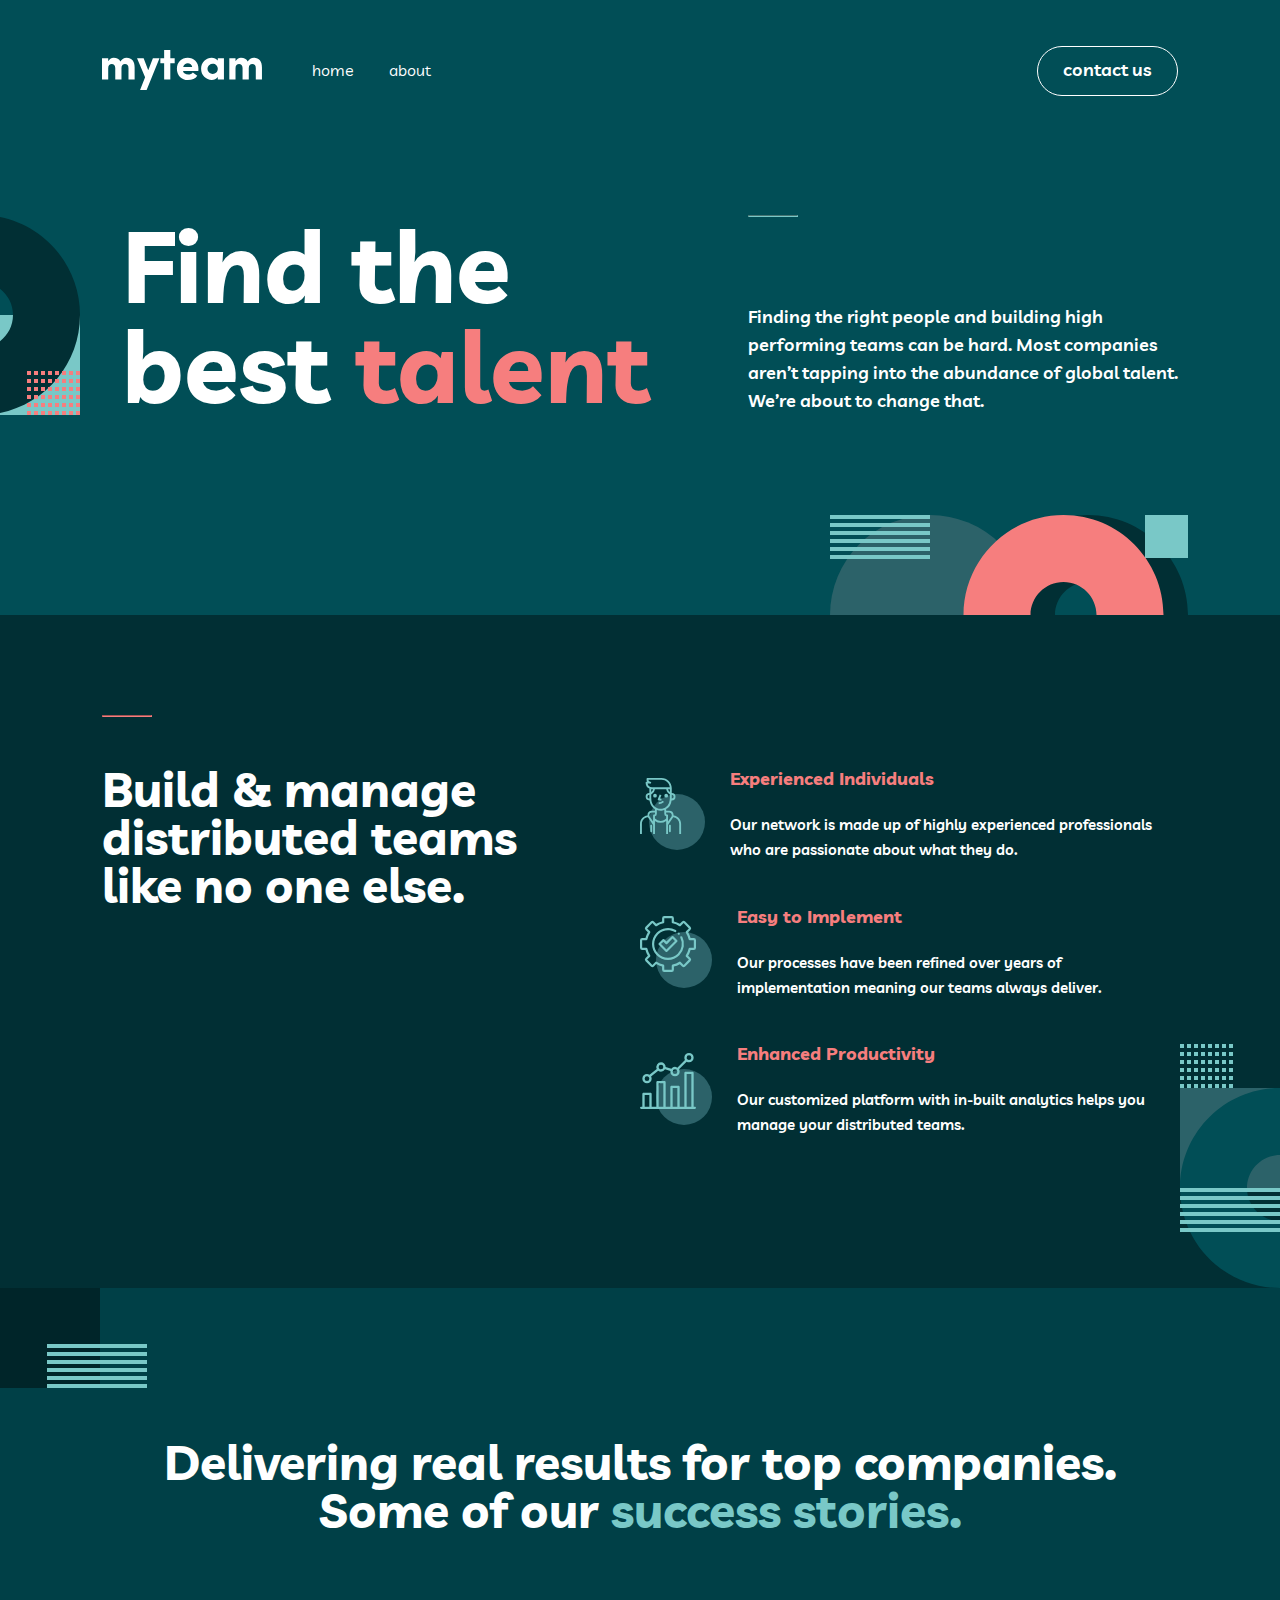
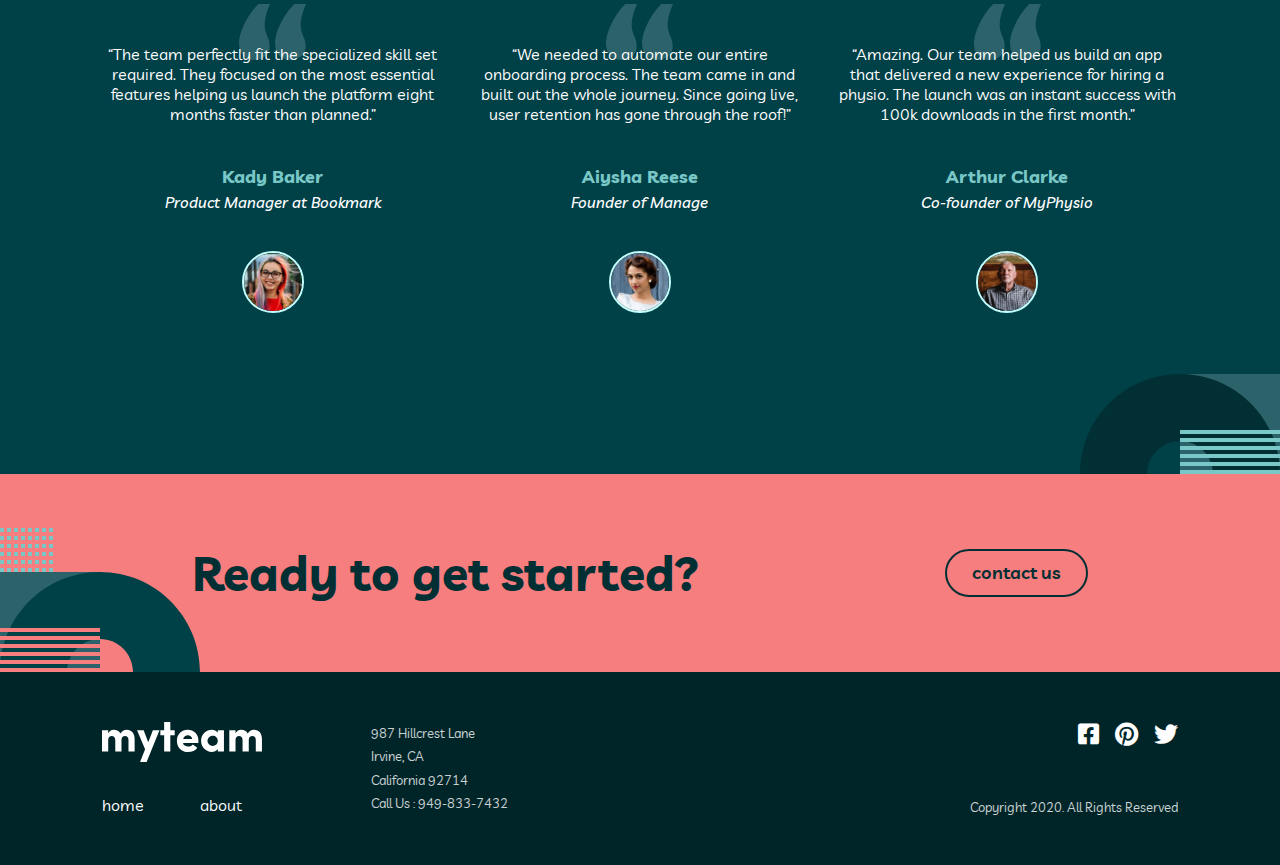
<file: index.html>
<!DOCTYPE html>
<html lang="en">
<head>
  <meta charset="UTF-8">
  <meta name="viewport" content="width=device-width, initial-scale=1.0">
  <link rel="stylesheet" href="https://cdnjs.cloudflare.com/ajax/libs/font-awesome/5.12.1/css/all.min.css">
  <link rel="icon" type="image/png" sizes="32x32" href="./images/favicon-32x32.png">
  <link rel="stylesheet" href="styles/main.css">
  <title>Frontend Mentor | Myteam Website Challenge - Homepage</title>
</head>

<body>
  <div class="overlay"></div>
  <nav class="navbar">
    <img src="/images/logo.svg" class="logo" alt="Company logo">
    <ul class="navbar__links">
      <li>
        <a href="index.html">home</a>
      </li>
      <li>
        <a href="about.html">about</a>
      </li>
      <li>
        <a href="contact.html">contact us</a>
      </li>
    </ul>
    <a href="#" class="navbar__mobile">
      <img src="/images/icon-hamburger.svg" class="hamburger" alt="Hamburger icon">
      <img src="/images/icon-close.svg" class="close" alt="X shape">
    </a>
  </nav>

  <div class="header">
    <h1>Find the best <span>talent</span></h1>
    <div class="intro__text">
      <hr>
      <h4> Finding the right people and building high performing teams can be hard. Most companies aren’t tapping into the abundance of global talent. We’re about to change that.
      </h4>
    </div>
  </div>

  <div class="build__manage">
    <hr>
    <h2>Build & manage distributed teams like no one else.</h2>
    <div class="attributes">
      <div class="attribute">
        <img src="/images/icon-person.svg" alt="Person illustration">
        <div>
          <h3>Experienced Individuals</h3>
          <br>
          <p>Our network is made up of highly experienced professionals who are passionate about what they do.</p>
        </div>
      </div>
      <div class="attribute">
        <img src="/images/icon-cog.svg" alt="Cog illustration">
        <div>
          <h3>Easy to Implement</h3>
          <br>
          <p>Our processes have been refined over years of implementation meaning our teams always deliver.</p>
        </div>
      </div>
      <div class="attribute">
        <img src="/images/icon-chart.svg" alt="Graph illustration">
        <div>
          <h3>Enhanced Productivity</h3>
          <br>
          <p>Our customized platform with in-built analytics helps you manage your distributed teams.</p>
        </div>  
      </div>
    </div>
  </div>

  <div class="testimonial__section">
    <h2>Delivering real results for top companies. Some of our <span>success stories.</span></h2>
    <div class="testimonials">
      <div class="testimonial">
        <img src="/images/icon-quotes.svg" class="quotation" alt="Opening quotation mark">
        <p>“The team perfectly fit the specialized skill set required. They focused on the most essential features helping us launch the platform eight months faster than planned.”</p>
        <h3>Kady Baker</h3>
        <small>Product Manager at Bookmark</small>
        <img src="/images/avatar-kady.jpg" class="stock-pic" alt="Woman stock photo">
      </div>
      <div class="testimonial">
        <img src="/images/icon-quotes.svg" class="quotation" alt="Opening quotation mark">
        <p>“We needed to automate our entire onboarding process. The team came in and built out the whole journey. Since going live, user retention has gone through the roof!”</p>
        <h3>Aiysha Reese</h3>
        <small>Founder of Manage</small>
        <img src="/images/avatar-aiysha.jpg" class="stock-pic" alt="Woman stock photo">
      </div>
      <div class="testimonial">
        <img src="/images/icon-quotes.svg" class="quotation" alt="Opening quotation mark">
        <p>“Amazing. Our team helped us build an app that delivered a new experience for hiring a physio. The launch was an instant success with 100k downloads in the first month.”</p>
        <h3>Arthur Clarke</h3>
        <small>Co-founder of MyPhysio</small>
        <img src="/images/avatar-arthur.jpg" class="stock-pic" alt="Man stock photo">
      </div>
    </div>
  </div>

  <div class="cta">
    <h2>Ready to get started?</h2>
    <form action="contact.html">
      <button type="submit" class="btn">contact us</button>
    </form>    
  </div>

  <footer class="footer">
    <img src="/images/logo.svg" class="logo" alt="Company logo">
    <ul class="footer__links">
      <li>
        <a href="index.html">home</a>
      </li>
      <li>
        <a href="about.html">about</a>
      </li>
    </ul>
    <small>
      987 Hillcrest Lane <br>
      Irvine, CA <br>
      California 92714 <br>
      Call Us : 949-833-7432
    </small>
    <div class="social__links">
      <a href="#" aria-label="Follow us on Facebook">
        <i class="fab fa-facebook-square"></i>
      </a>
      <a href="#" aria-label="View us on Pinterest">
        <i class="fab fa-pinterest"></i>
      </a>
      <a href="#" aria-label="Follow us on Twitter">
        <i class="fab fa-twitter"></i>
      </a>
    </div>
    <small class="copyright">Copyright 2020. All Rights Reserved</small>
  </footer>

  <script src="script.js"></script>
</body>
</html>
</file>
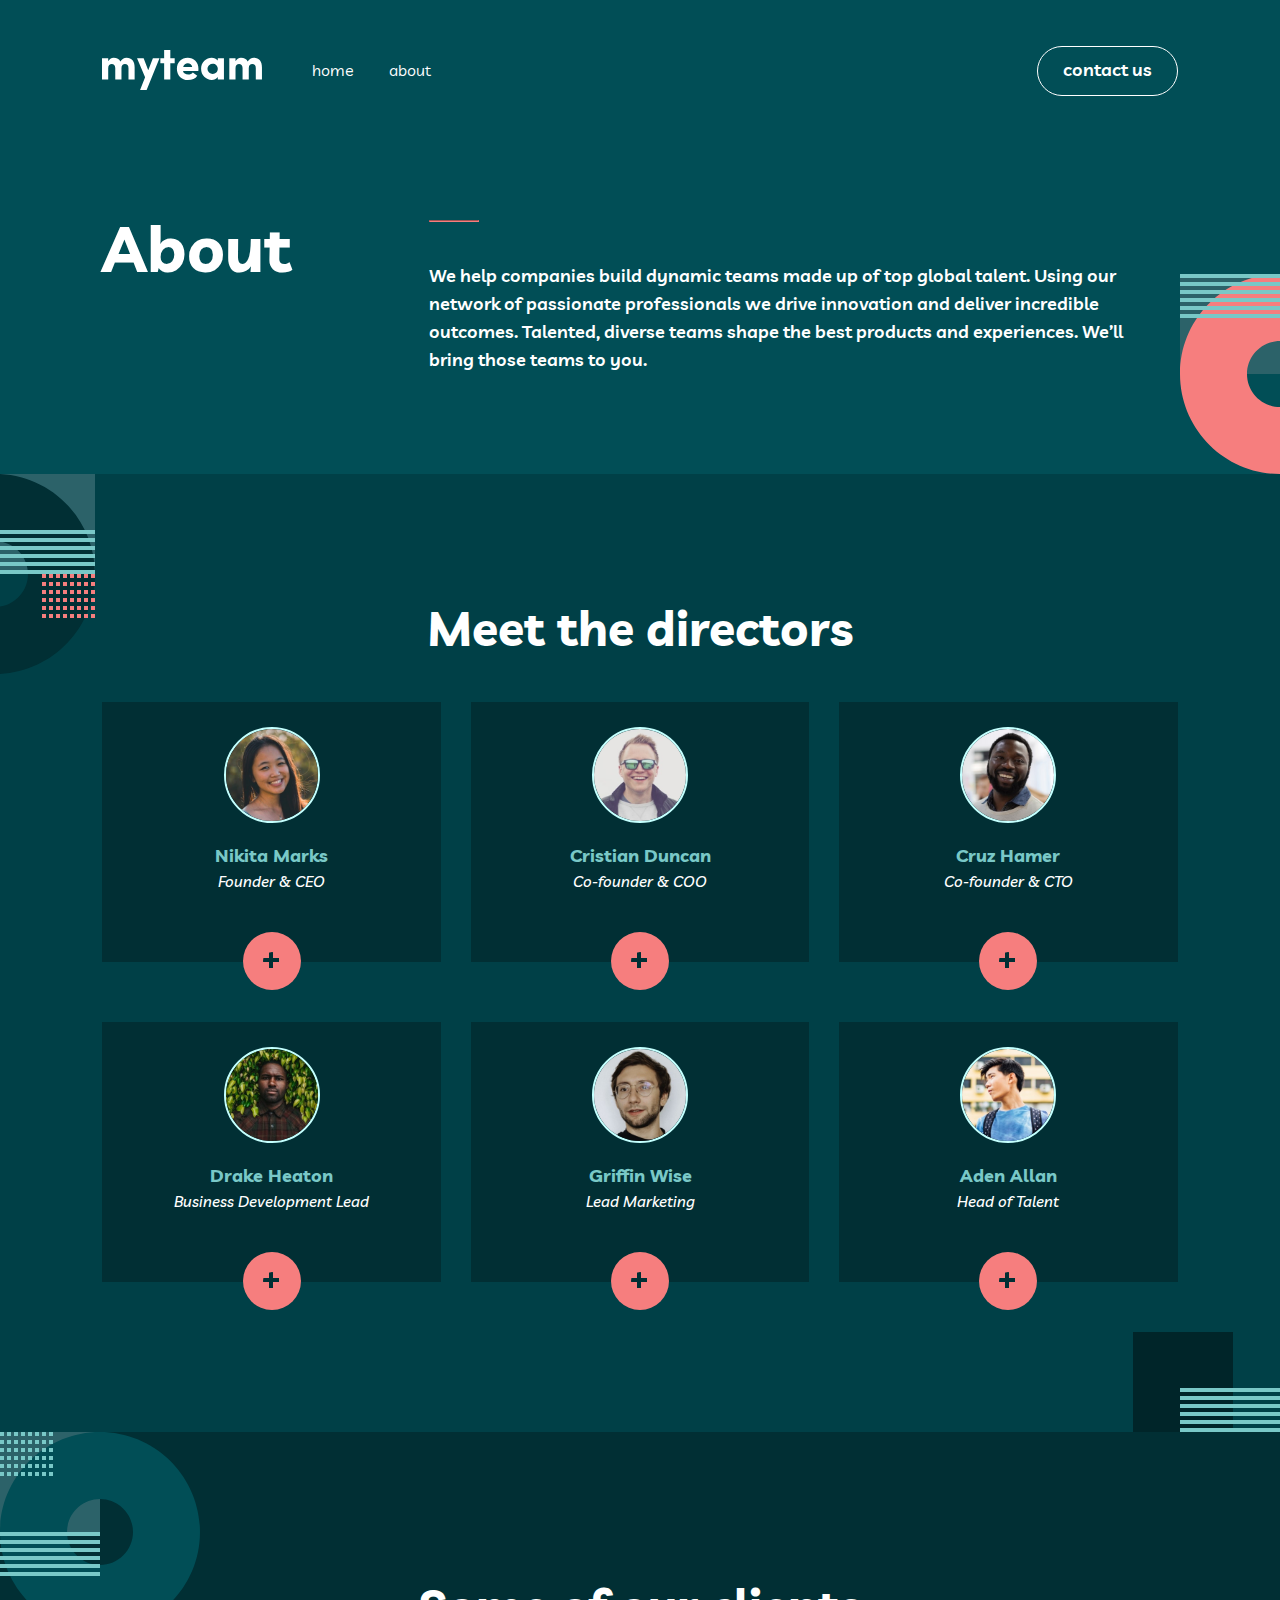
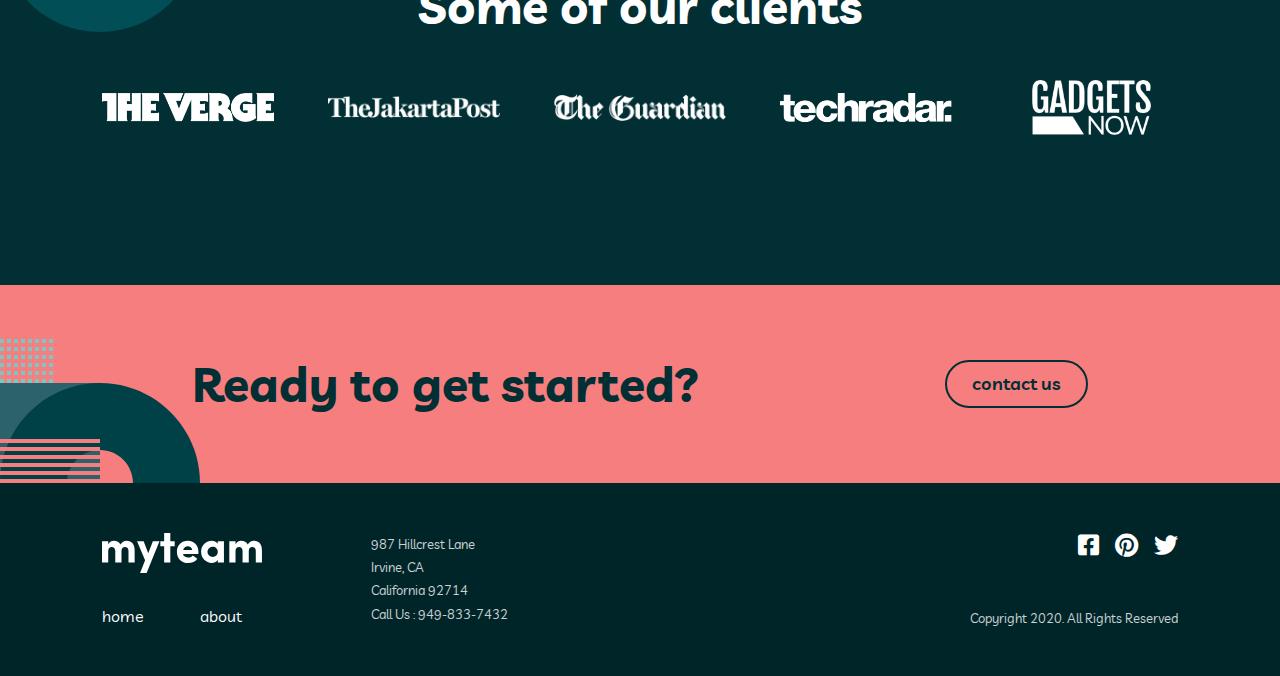
<file: about.html>
<!DOCTYPE html>
<html lang="en">
<head>
  <meta charset="UTF-8">
  <meta name="viewport" content="width=device-width, initial-scale=1.0">
  <link rel="stylesheet" href="https://cdnjs.cloudflare.com/ajax/libs/font-awesome/5.12.1/css/all.min.css">
  <link rel="stylesheet" href="styles/main.css">
  <link rel="icon" type="image/png" sizes="32x32" href="./images/favicon-32x32.png">
  <title>Frontend Mentor | Myteam Website Challenge - About</title>
</head>

<body>
  <div class="overlay"></div>
  <nav class="navbar">
    <img src="/images/logo.svg" class="logo" alt="Company logo">
    <ul class="navbar__links">
      <li>
        <a href="index.html">home</a>
      </li>
      <li>
        <a href="about.html">about</a>
      </li>
      <li>
        <a href="contact.html">contact us</a>
      </li>
    </ul>
    <a href="#" class="navbar__mobile">
      <img src="/images/icon-hamburger.svg" class="hamburger" alt="Hamburger icon">
      <img src="/images/icon-close.svg" class="close" alt="X shape">
    </a>
  </nav>

  <div class="about">
    <h1>About</h1>
    <div class="about__main">
      <hr>
      <h4>
        We help companies build dynamic teams made up of top global talent. Using our network of passionate professionals we drive innovation and deliver incredible outcomes. Talented, diverse teams shape the best products and experiences. We’ll bring those teams to you.
      </h4>
    </div>
  </div>

  <div class="directors__section">
    <h2>Meet the directors</h2>
    <div class="directors">
      <div class="director">
        <img src="/images/avatar-nikita.jpg" class="director-pic" alt="Female director portrait">
        <h3>Nikita Marks</h3>
        <small>Founder & CEO</small>
          <p>“It always amazes me how much talent there is in every corner of the globe.”</p>
        <div class="director__social">
          <a href="#" aria-label="Follow me on Twitter">
            <i class="fab fa-twitter"></i>
          </a>
          <a href="#" aria-label="See my work on LinkedIn">
            <i class="fab fa-linkedin"></i>
          </a>
        </div>
        <button class="btn-turn">
          <img src="/images/icon-cross.svg" alt="X shape">
        </button>
      </div>
      <div class="director">
        <img src="/images/avatar-christian.jpg" class="director-pic" alt="Male director portrait">
        <h3>Cristian Duncan</h3>
        <small>Co-founder & COO</small>
        <p>“Distributed teams required unique processes. You need to approach work in a new way.”</p>
        <div class="director__social">
          <a href="#" aria-label="Follow me on Twitter">
            <i class="fab fa-twitter"></i>
          </a>
          <a href="#" aria-label="See my work on LinkedIn">
            <i class="fab fa-linkedin"></i>
          </a>
        </div>
        <button class="btn-turn">
          <img src="/images/icon-cross.svg" alt="X shape">
        </button>
      </div>
      <div class="director">
        <img src="/images/avatar-cruz.jpg" class="director-pic" alt="Male director portrait">
        <h3>Cruz Hamer</h3>
        <small>Co-founder & CTO</small>
        <p>“Technology is at the forefront of enabling distributed teams. That's where we come in.”</p>
        <div class="director__social">
          <a href="#" aria-label="Follow me on Twitter">
            <i class="fab fa-twitter"></i>
          </a>
          <a href="#" aria-label="See my work on LinkedIn">
            <i class="fab fa-linkedin"></i>
          </a>
        </div>
        <button class="btn-turn">
          <img src="/images/icon-cross.svg" alt="X shape">
        </button>
      </div>
      <div class="director">
        <img src="/images/avatar-drake.jpg" class="director-pic" alt="Male director portrait">
        <h3>Drake Heaton</h3>
        <small>Business Development Lead</small>
        <p>“Hiring similar people from similar backgrounds is a surefire way to stunt innovation.”</p>
        <div class="director__social">
          <a href="#" aria-label="Follow me on Twitter">
            <i class="fab fa-twitter"></i>
          </a>
          <a href="#" aria-label="See my work on LinkedIn">
            <i class="fab fa-linkedin"></i>
          </a>
        </div>
        <button class="btn-turn">
          <img src="/images/icon-cross.svg" alt="X shape">
        </button>
      </div>
      <div class="director">
        <img src="/images/avatar-griffin.jpg" class="director-pic" alt="Male director portrait">
        <h3>Griffin Wise</h3>
        <small>Lead Marketing</small>
        <p>“Unique perspectives shape unique products, which is what you need to survive these days.”</p>
        <div class="director__social">
          <a href="#" aria-label="Follow me on Twitter">
            <i class="fab fa-twitter"></i>
          </a>
          <a href="#" aria-label="See my work on LinkedIn">
            <i class="fab fa-linkedin"></i>
          </a>
        </div>
        <button class="btn-turn">
          <img src="/images/icon-cross.svg" alt="X shape">
        </button>
      </div>
      <div class="director">
        <img src="/images/avatar-aden.jpg" class="director-pic" alt="Male director portrait">
        <h3>Aden Allan</h3>
        <small>Head of Talent</small>
        <p>“Empowered teams create truly amazing products. Set the north star and let them follow it.”</p>
        <div class="director__social">
          <a href="#" aria-label="Follow me on Twitter">
            <i class="fab fa-twitter"></i>
          </a>
          <a href="#" aria-label="See my work on LinkedIn">
            <i class="fab fa-linkedin"></i>
          </a>
        </div>
        <button class="btn-turn">
          <img src="/images/icon-cross.svg" alt="X shape">
        </button>
      </div>
    </div>
  </div>

  <div class="clients">
    <h2>Some of our clients</h2>
    <div class="clientele">
      <img src="/images/logo-the-verge.png" alt="The Verge company logo">
      <img src="/images/logo-jakarta-post.png" alt="Jakarta company logo">
      <img src="/images/logo-the-guardian.png" alt="The Guardian company logo">
      <img src="/images/logo-tech-radar.png" alt="Tech Radar company logo">
      <img src="/images/logo-gadgets-now.png" alt="Gadgets Now company logo">
    </div>
  </div>

  <div class="cta">
    <h2>Ready to get started?</h2>
    <form action="contact.html">
      <button type="submit" class="btn">contact us</button>
    </form>    
  </div>

  <footer class="footer">
    <img src="/images/logo.svg" class="logo" alt="Company logo">
    <ul class="footer__links">
      <li>
        <a href="index.html">home</a>
      </li>
      <li>
        <a href="about.html">about</a>
      </li>
    </ul>
    <small>
      987 Hillcrest Lane <br>
      Irvine, CA <br>
      California 92714 <br>
      Call Us : 949-833-7432
    </small>
    <div class="social__links">
      <a href="#" aria-label="Follow us on Facebook">
        <i class="fab fa-facebook-square"></i>
      </a>
      <a href="#" aria-label="View us on Pinterest">
        <i class="fab fa-pinterest"></i>
      </a>
      <a href="#" aria-label="Follow us on Twitter">
        <i class="fab fa-twitter"></i>
      </a>
    </div>
    <small class="copyright">Copyright 2020. All Rights Reserved</small>
  </footer>
  
  <script src="script.js"></script>
</body>
</html>
</file>
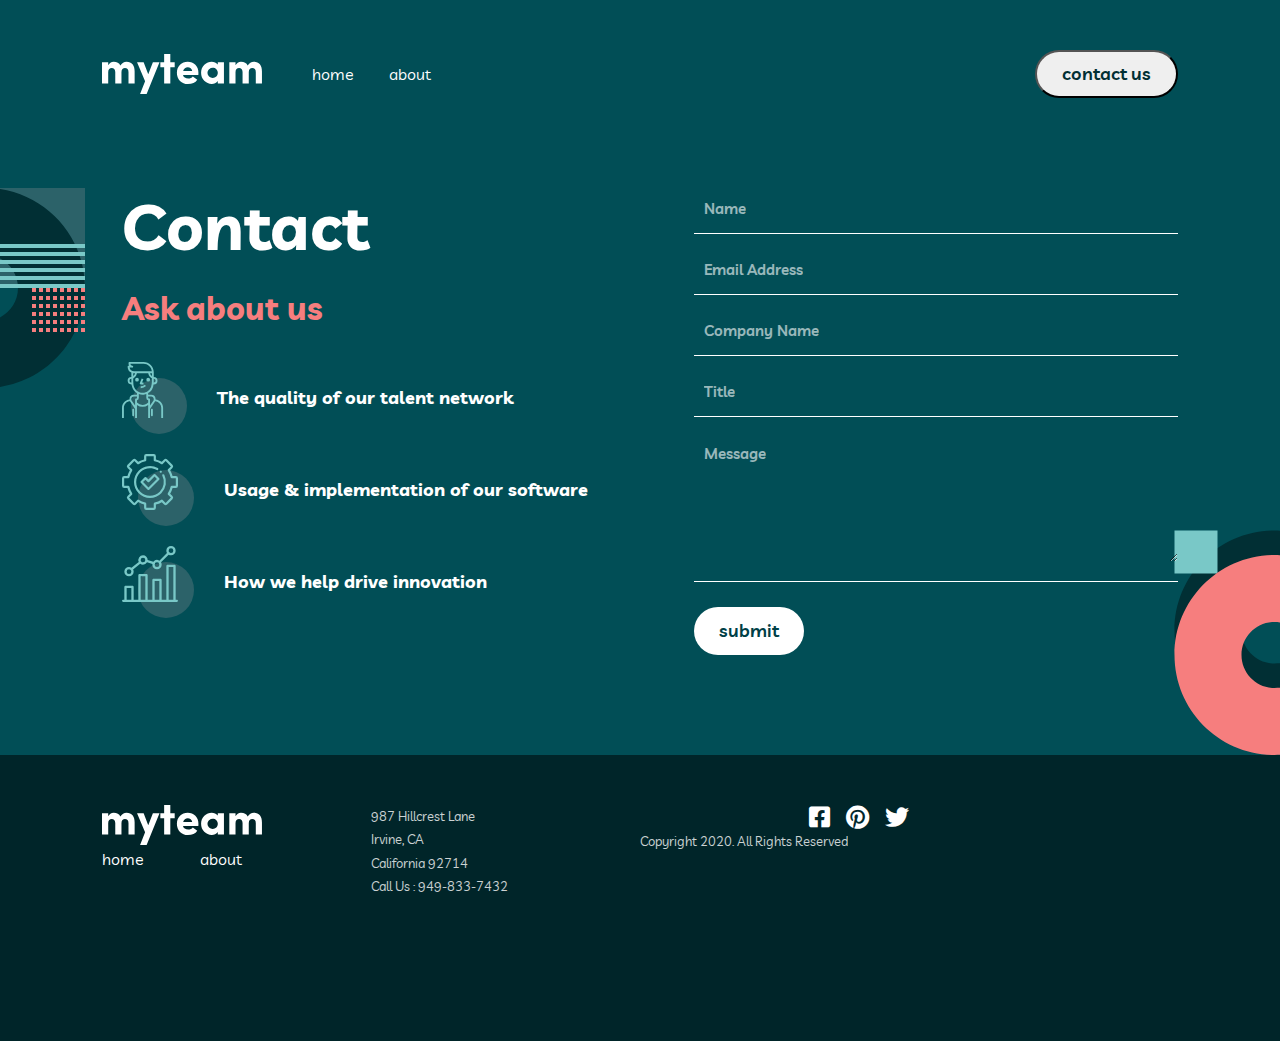
<file: contact.html>
<!DOCTYPE html>
<html lang="en">
<head>
  <meta charset="UTF-8">
  <meta name="viewport" content="width=device-width, initial-scale=1.0">
  <link rel="stylesheet" href="https://cdnjs.cloudflare.com/ajax/libs/font-awesome/5.12.1/css/all.min.css">
  <link rel="stylesheet" href="styles/main.css">
  <link rel="icon" type="image/png" sizes="32x32" href="./images/favicon-32x32.png">
  <title>Frontend Mentor | Myteam Website Challenge - Contact</title>
</head>

<body>
  <nav class="navbar">
    <ul class="navbar__links">
      <img src="/images/logo.svg" class="logo" alt="Company logo">
      <li>
        <a href="index.html">home</a>
      </li>
      <li>
        <a href="about.html">about</a>
      </li>
    </ul>
    <form action="contact.html">
      <button type="submit" class="btn">contact us</button>
    </form>
  </nav>

  <main>
    <div class="contact">
      <h1>Contact</h1>
      <h2>Ask about us</h2>
      <div class="reasons__to__ask">
        <div class="reason">
          <img src="/images/icon-person.svg" alt="Person illustration">
          <h3>The quality of our talent network</h3>
        </div>
        <div class="reason">
          <img src="/images/icon-cog.svg" alt="Cog illustration">
          <h3>Usage & implementation of our software</h3>
        </div>
        <div class="reason">
          <img src="/images/icon-chart.svg" alt="Graph illustration">
          <h3>How we help drive innovation</h3>
        </div>
      </div>
    </div>

    <form class="form">
      <div class="form__control">
        <input aria-label="First and last name here" type="text" placeholder="Name">
        <small>This field is required</small>
      </div>
      <div class="form__control email">
        <input aria-label="Enter email here" type="email" placeholder="Email Address">
        <small>This field is required</small>
      </div>
      <div class="form__control">
        <input aria-label="Company name" type="text" placeholder="Company Name">
        <small>This field is required</small>
      </div>
      <div class="form__control">
        <input aria-label="Your title at your company" type="text" placeholder="Title">
        <small>This field is required</small>
      </div>
      <div class="form__control message">
        <label for="textarea">Message</label><br>
        <textarea id="textarea"></textarea>
        <small>This field is required</small>
      </div>
     <button class="btn">submit</button> 
    </form>
    
  </main>

  <footer class="footer">
    <div class="col-1">
      <img src="/images/logo.svg" alt="Company logo">
      <ul class="footer__links">
        <li>
          <a href="index.html">home</a>
        </li>
        <li>
          <a href="about.html">about</a>
        </li>
      </ul>
    </div>
    <div class="col-2">
      <small>
        987  Hillcrest Lane <br>
        Irvine, CA <br>
        California 92714 <br>
        Call Us : 949-833-7432
      </small>
    </div>
    <div class="col-3">
      <div class="social__links">
        <a href="#" aria-label="Follow us on Facebook">
          <i class="fab fa-facebook-square"></i>
        </a>
        <a href="#" aria-label="View us on Pinterest">
          <i class="fab fa-pinterest"></i>
        </a>
        <a href="#" aria-label="Follow us on Twitter">
          <i class="fab fa-twitter"></i>
        </a>
      </div>  
      <small class="copyright">Copyright 2020. All Rights Reserved</small>
    </div>
  </footer>

  <script src="script.js"></script>
</body>
</html>
</file>
<file: styles/main.css>
@import url("https://fonts.googleapis.com/css?family=Livvic:500,600,700&display=swap");
* {
  -webkit-box-sizing: border-box;
          box-sizing: border-box;
  margin: 0;
  padding: 0;
}

*:focus {
  outline: 0;
}

body {
  max-width: 1900px;
  margin: 0 auto;
}

body > * {
  padding-right: 8vw;
  padding-left: 8vw;
  overflow: hidden;
}

@media (max-width: 1000px) {
  body > * {
    padding-right: 5vw;
    padding-left: 5vw;
  }
}

html {
  font-family: 'Livvic', sans-serif;
  font-size: 16px;
  color: white;
}

hr {
  width: 50px;
}

button {
  font-family: inherit;
}

ul {
  list-style: none;
}

a {
  color: inherit;
  text-decoration: none;
}

h1 {
  font-size: 4rem;
  line-height: 0.875em;
  font-weight: 700;
}

@media (max-width: 580px) {
  h1 {
    font-size: 3.5em;
    font-weight: 600;
  }
}

h2 {
  font-size: 3em;
  line-height: 1;
  font-weight: 700;
}

@media (max-width: 580px) {
  h2 {
    font-size: 2.5em;
    font-weight: 600;
    position: relative;
    z-index: 1;
  }
}

h3 {
  font-size: 1.125em;
  line-height: 1.55em;
  font-weight: 700;
}

h4 {
  font-size: 1.125em;
  line-height: 1.55em;
  font-weight: 600;
}

@media (max-width: 580px) {
  h4 {
    font-weight: 500;
  }
}

/* This page is for components which all the pages have (overlay, navbar, buttons, cta, footer)
    I don't know React yet */
@media (max-width: 580px) {
  .overlay {
    position: absolute;
    z-index: -1;
    height: 100vh;
    width: 100%;
    background-color: black;
    opacity: 0;
    -webkit-transition: opacity 0.5s ease-in-out;
    transition: opacity 0.5s ease-in-out;
  }
  .overlay.active {
    z-index: 2;
    opacity: 0.8;
  }
}

.navbar {
  display: -webkit-box;
  display: -ms-flexbox;
  display: flex;
  -webkit-box-align: center;
      -ms-flex-align: center;
          align-items: center;
  background-color: #014e56;
  padding-top: 50px;
  padding-bottom: 50px;
}

@media (max-width: 580px) {
  .navbar {
    padding-bottom: 15px;
  }
}

.navbar__links {
  display: -webkit-box;
  display: -ms-flexbox;
  display: flex;
  -webkit-box-flex: 1;
      -ms-flex: 1;
          flex: 1;
  -webkit-box-align: center;
      -ms-flex-align: center;
          align-items: center;
}

.navbar__links li:nth-of-type(1) {
  margin: 0 35px 0 50px;
}

.navbar__links li:hover {
  color: #f67e7e;
}

.navbar__links li:nth-of-type(3) {
  margin-left: auto;
}

.navbar__links li:nth-of-type(3) a {
  font-size: 1.125em;
  line-height: 1.55em;
  font-weight: 600;
  border: 1px solid white;
  border-radius: 50px;
  padding: 11px 25px 14px;
}

@media (max-width: 580px) {
  .navbar__links li:nth-of-type(3) a {
    font-weight: 500;
  }
}

.navbar__links li:nth-of-type(3) a:hover {
  color: #002529;
  background-color: white;
}

.navbar.active .navbar__links {
  -webkit-transform: translateX(0);
          transform: translateX(0);
}

.navbar__mobile {
  position: relative;
  z-index: 3;
  display: none;
}

.navbar__mobile .close {
  display: none;
  padding: 10px;
  border-radius: 50%;
}

.navbar__mobile .close:hover {
  background-color: rgba(255, 255, 255, 0.3);
}

.navbar__mobile.active .hamburger {
  display: none;
}

.navbar__mobile.active .close {
  display: block;
}

@media (max-width: 580px) {
  .navbar {
    display: -webkit-box;
    display: -ms-flexbox;
    display: flex;
    -webkit-box-pack: justify;
        -ms-flex-pack: justify;
            justify-content: space-between;
  }
  .navbar__mobile {
    display: block;
  }
  .navbar .navbar__links {
    -webkit-box-orient: vertical;
    -webkit-box-direction: normal;
        -ms-flex-direction: column;
            flex-direction: column;
    position: fixed;
    -webkit-box-align: start;
        -ms-flex-align: start;
            align-items: start;
    background-color: #2c6168;
    top: 0;
    right: 0;
    height: 100vh;
    width: 60vw;
    padding: 150px 0 0 50px;
    z-index: 3;
    -webkit-transform: translateX(65vw);
            transform: translateX(65vw);
    -webkit-transition: -webkit-transform .5s ease-in-out;
    transition: -webkit-transform .5s ease-in-out;
    transition: transform .5s ease-in-out;
    transition: transform .5s ease-in-out, -webkit-transform .5s ease-in-out;
  }
  .navbar .navbar__links li {
    margin: 0 0 50px 0;
    z-index: 4;
  }
  .navbar .navbar__links::after {
    content: '';
    position: absolute;
    top: 0;
    bottom: 0;
    left: 0;
    right: -100px;
    background-image: url(/images/bg-pattern-about-1-mobile-nav-1.svg);
    background-repeat: no-repeat;
    background-position: bottom right;
  }
}

.cta {
  display: -webkit-box;
  display: -ms-flexbox;
  display: flex;
  -webkit-box-pack: justify;
      -ms-flex-pack: justify;
          justify-content: space-between;
  -webkit-box-align: center;
      -ms-flex-align: center;
          align-items: center;
  position: relative;
  background-color: #f67e7e;
  padding: 75px 15vw;
}

.cta h2 {
  color: #012f34;
}

.cta .btn {
  background-color: transparent;
  border: 2px solid #012f34;
  min-width: 142px;
}

.cta .btn:hover {
  background-color: #012f34;
  color: white;
  -webkit-transition: 0.1s;
  transition: 0.1s;
}

.cta::before {
  content: '';
  position: absolute;
  top: 0;
  bottom: 0;
  left: 0;
  right: 0;
  background-image: url(/images/bg-pattern-home-6-about-5.svg);
  background-repeat: no-repeat;
  background-position: 0% 100%;
}

@media (max-width: 1000px) {
  .cta::before {
    bottom: -20px;
  }
}

@media (max-width: 580px) {
  .cta {
    -webkit-box-orient: vertical;
    -webkit-box-direction: normal;
        -ms-flex-direction: column;
            flex-direction: column;
    text-align: center;
  }
  .cta h2 {
    margin-bottom: 30px;
  }
  .cta .btn {
    font-weight: 600;
  }
}

.footer {
  background-color: #002529;
  display: -ms-grid;
  display: grid;
  -ms-grid-columns: (1fr)[4];
      grid-template-columns: repeat(4, 1fr);
  -ms-grid-rows: (1fr)[2];
      grid-template-rows: repeat(2, 1fr);
  padding-top: 50px;
  padding-bottom: 50px;
}

.footer__links {
  -ms-grid-row: 2;
  -ms-grid-row-span: 1;
  -ms-grid-column: 1;
  -ms-grid-column-span: 1;
  grid-area: 2 / 1 / 3 / 2;
  display: -webkit-box;
  display: -ms-flexbox;
  display: flex;
  -webkit-box-pack: justify;
      -ms-flex-pack: justify;
          justify-content: space-between;
  width: 140px;
  -ms-flex-item-align: end;
      align-self: flex-end;
}

.footer__links li:hover {
  color: #f67e7e;
}

.footer .social__links {
  display: -webkit-box;
  display: -ms-flexbox;
  display: flex;
  -webkit-box-pack: justify;
      -ms-flex-pack: justify;
          justify-content: space-between;
  -ms-grid-row: 1;
  -ms-grid-row-span: 1;
  -ms-grid-column: 4;
  -ms-grid-column-span: 1;
  grid-area: 1 / 4 / 2 / 5;
  width: 100px;
  margin-left: auto;
}

.footer .social__links i {
  font-size: 24px;
}

.footer .social__links i:hover {
  color: #f67e7e;
}

.footer small {
  opacity: 80%;
}

.footer small:not(.copyright) {
  -ms-grid-row: 1;
  -ms-grid-row-span: 2;
  -ms-grid-column: 2;
  -ms-grid-column-span: 1;
  grid-area: 1 / 2 / 3 / 3;
  line-height: 1.75;
}

.footer .copyright {
  -ms-grid-row: 2;
  -ms-grid-row-span: 1;
  -ms-grid-column: 4;
  -ms-grid-column-span: 1;
  grid-area: 2 / 4 / 3 / 5;
  margin-left: auto;
  text-align: right;
  -ms-flex-item-align: end;
      align-self: flex-end;
}

@media (max-width: 1000px) {
  .footer {
    -ms-grid-columns: (1fr)[2];
        grid-template-columns: repeat(2, 1fr);
    -ms-grid-rows: (1fr)[3];
        grid-template-rows: repeat(3, 1fr);
  }
  .footer .social__links {
    -ms-grid-row: 3;
    -ms-grid-row-span: 1;
    -ms-grid-column: 1;
    -ms-grid-column-span: 1;
    grid-area: 3 / 1 / 4 / 2;
    margin: auto 0 0 0;
    -ms-flex-item-align: end;
        align-self: flex-end;
    width: 140px;
  }
  .footer small:not(.copyright) {
    -ms-grid-row: 1;
    -ms-grid-row-span: 2;
    -ms-grid-column: 2;
    -ms-grid-column-span: 1;
    grid-area: 1 / 2 / 3 / 3;
    margin-left: auto;
    text-align: right;
  }
  .footer .copyright {
    -ms-grid-row: 3;
    -ms-grid-row-span: 1;
    -ms-grid-column: 2;
    -ms-grid-column-span: 1;
    grid-area: 3 / 2 / 4 / 3;
  }
}

@media (max-width: 580px) {
  .footer {
    display: -webkit-box;
    display: -ms-flexbox;
    display: flex;
    -webkit-box-orient: vertical;
    -webkit-box-direction: normal;
        -ms-flex-direction: column;
            flex-direction: column;
  }
  .footer > *, .footer .social__links {
    margin: 0 auto 20px;
  }
  .footer small:not(.copyright) {
    text-align: center;
    padding: 10px 0;
  }
  .footer .copyright {
    margin-bottom: 0;
  }
}

.btn {
  font-size: 1.125em;
  line-height: 1.55em;
  font-weight: 600;
  color: #012f34;
  border-radius: 24px;
  height: 48px;
  padding: 0px 25px;
  position: relative;
  z-index: 1;
  cursor: pointer;
}

@media (max-width: 580px) {
  .btn {
    font-weight: 500;
  }
}

.btn:active {
  -webkit-transform: scale(0.985);
          transform: scale(0.985);
}

.header {
  display: -webkit-box;
  display: -ms-flexbox;
  display: flex;
  -webkit-box-pack: justify;
      -ms-flex-pack: justify;
          justify-content: space-between;
  background-color: #014e56;
  position: relative;
  padding-top: 75px;
  padding-bottom: 200px;
}

.header h1 {
  font-size: 6.25em;
  line-height: 1;
  font-weight: 700;
  -webkit-box-flex: 0;
      -ms-flex: 0 0 50%;
          flex: 0 0 50%;
  position: relative;
  left: 20px;
}

@media (max-width: 1279px) {
  .header h1 {
    font-size: 7.7vw;
  }
}

@media (max-width: 1000px) {
  .header h1 {
    font-size: 5.5em;
  }
}

@media (max-width: 650px) {
  .header h1 {
    font-size: 15.5vw;
  }
}

.header h1 span {
  color: #f67e7e;
}

.header .intro__text {
  display: -webkit-box;
  display: -ms-flexbox;
  display: flex;
  -webkit-box-pack: justify;
      -ms-flex-pack: justify;
          justify-content: space-between;
  -webkit-box-flex: 0;
      -ms-flex: 0 0 40%;
          flex: 0 0 40%;
  -webkit-box-orient: vertical;
  -webkit-box-direction: normal;
      -ms-flex-direction: column;
          flex-direction: column;
}

.header .intro__text hr {
  border-color: #79c8c7;
}

.header::before {
  content: '';
  position: absolute;
  top: 75px;
  bottom: 0;
  left: -120px;
  right: 0;
  background-image: url(/images/bg-pattern-home-1.svg);
  background-repeat: no-repeat;
}

.header::after {
  content: '';
  position: absolute;
  top: 0;
  bottom: 0;
  left: 0;
  right: 0;
  background-image: url(/images/bg-pattern-home-2.svg);
  background-repeat: no-repeat;
  background-position: 90% 100%;
}

@media (max-width: 1000px) {
  .header {
    padding-top: 40px;
    -webkit-box-orient: vertical;
    -webkit-box-direction: normal;
        -ms-flex-direction: column;
            flex-direction: column;
    text-align: center;
  }
  .header hr, .header::before {
    display: none;
  }
  .header::after {
    background-position: 50% 100%;
  }
  .header .intro__text {
    max-width: 80%;
    margin: 0 auto;
  }
  .header h1 {
    left: 0px;
    margin: 0 auto 45px;
  }
}

@media (max-width: 580px) {
  .header::after {
    background-size: contain;
  }
}

.build__manage {
  display: -webkit-box;
  display: -ms-flexbox;
  display: flex;
  -webkit-box-pack: justify;
      -ms-flex-pack: justify;
          justify-content: space-between;
  position: relative;
  background-color: #012f34;
  padding-top: 150px;
  padding-bottom: 150px;
}

.build__manage hr {
  position: absolute;
  border-color: #f67e7e;
  top: 100px;
}

.build__manage h2 {
  -webkit-box-flex: 0;
      -ms-flex: 0 0 40%;
          flex: 0 0 40%;
}

.build__manage .attributes {
  -webkit-box-flex: 0;
      -ms-flex: 0 0 50%;
          flex: 0 0 50%;
}

.build__manage .attributes .attribute {
  display: -webkit-box;
  display: -ms-flexbox;
  display: flex;
  margin-bottom: 40px;
}

.build__manage .attributes .attribute img {
  -ms-flex-item-align: center;
      -ms-grid-row-align: center;
      align-self: center;
  margin-right: 25px;
}

.build__manage .attributes .attribute h3 {
  color: #f67e7e;
}

.build__manage .attributes .attribute p {
  font-size: 0.9375em;
  line-height: 1.66em;
  font-weight: 600;
}

.build__manage .attributes .attribute:nth-of-type(3) {
  margin-bottom: 0px;
}

.build__manage::after {
  content: '';
  position: absolute;
  top: 0;
  bottom: 0;
  left: 0;
  right: -100px;
  background-image: url(/images/bg-pattern-home-3.svg);
  background-repeat: no-repeat;
  background-position: bottom right;
}

@media (max-width: 1000px) {
  .build__manage {
    padding-top: 120px;
    padding-bottom: 100px;
    -webkit-box-orient: vertical;
    -webkit-box-direction: normal;
        -ms-flex-direction: column;
            flex-direction: column;
  }
  .build__manage hr {
    top: 70px;
  }
  .build__manage h2 {
    margin-bottom: 70px;
    width: 80%;
  }
  .build__manage::after {
    background-position: top right;
  }
  .build__manage .attributes .attribute {
    -webkit-box-orient: vertical;
    -webkit-box-direction: normal;
        -ms-flex-direction: column;
            flex-direction: column;
    text-align: center;
    margin-bottom: 60px;
  }
  .build__manage .attributes .attribute img {
    margin: 0 0 20px 0;
  }
}

@media (max-width: 580px) {
  .build__manage .attributes .attribute p {
    font-weight: 500;
  }
}

.testimonial__section {
  background-color: #004047;
  position: relative;
  text-align: center;
  padding-top: 150px;
  padding-bottom: 150px;
}

.testimonial__section h2 {
  padding: 0 50px 50px;
}

.testimonial__section h2 span {
  color: #79c8c7;
}

.testimonial__section .testimonials {
  display: -webkit-box;
  display: -ms-flexbox;
  display: flex;
  -webkit-box-pack: justify;
      -ms-flex-pack: justify;
          justify-content: space-between;
}

.testimonial__section .testimonials .testimonial {
  width: calc(95% / 3);
}

.testimonial__section .testimonials .testimonial .quotation {
  -webkit-transform: translateY(20px);
          transform: translateY(20px);
}

.testimonial__section .testimonials .testimonial h3 {
  color: #79c8c7;
}

.testimonial__section .testimonials .testimonial p {
  position: relative;
  z-index: 1;
  padding-bottom: 50px;
  height: 35%;
}

.testimonial__section .testimonials .testimonial small {
  font-size: 0.9375em;
  line-height: 1.66em;
  font-weight: 500;
  font-style: italic;
}

.testimonial__section .testimonials .testimonial .stock-pic {
  height: 62px;
  width: 62px;
  border: 2px solid #c4fffe;
  border-radius: 50%;
  display: block;
  margin: 35px auto 0;
}

.testimonial__section::before {
  content: '';
  position: absolute;
  top: 0;
  bottom: 0;
  left: 0;
  right: 0;
  background-image: url(/images/bg-pattern-home-4-about-3.svg);
  background-repeat: no-repeat;
}

.testimonial__section::after {
  content: '';
  position: absolute;
  top: 0;
  bottom: 0;
  left: 0;
  right: 0;
  background-image: url(/images/bg-pattern-home-5.svg);
  background-repeat: no-repeat;
  background-position: bottom right;
}

@media (max-width: 1000px) {
  .testimonial__section {
    padding-bottom: 75px;
  }
  .testimonial__section .testimonials {
    -webkit-box-orient: vertical;
    -webkit-box-direction: normal;
        -ms-flex-direction: column;
            flex-direction: column;
  }
  .testimonial__section .testimonials .testimonial {
    width: 100%;
    margin-bottom: 40px;
  }
  .testimonial__section .testimonials .testimonial p {
    padding-bottom: 15px;
  }
  .testimonial__section .testimonials .testimonial .stock-pic {
    margin-top: 20px;
  }
}

@media (max-width: 580px) {
  .testimonial__section h2 {
    font-size: 2.2em;
    padding: 0 0 30px;
  }
}

.about {
  display: -webkit-box;
  display: -ms-flexbox;
  display: flex;
  -webkit-box-pack: justify;
      -ms-flex-pack: justify;
          justify-content: space-between;
  background-color: #014e56;
  position: relative;
  padding-top: 80px;
  padding-bottom: 100px;
}

.about__main {
  -webkit-box-flex: 0;
      -ms-flex: 0 0 65%;
          flex: 0 0 65%;
  position: relative;
  left: -50px;
}

.about__main hr {
  border-color: #f67e7e;
  margin-bottom: 40px;
}

.about::after {
  content: '';
  position: absolute;
  top: 0;
  bottom: 0;
  left: 0;
  right: -100px;
  background-image: url(/images/bg-pattern-about-1-mobile-nav-1.svg);
  background-repeat: no-repeat;
  background-position: bottom right;
}

@media (max-width: 1000px) {
  .about {
    -webkit-box-orient: vertical;
    -webkit-box-direction: normal;
        -ms-flex-direction: column;
            flex-direction: column;
    text-align: center;
    padding-top: 45px;
  }
  .about hr {
    display: none;
  }
  .about h1 {
    margin-bottom: 50px;
  }
  .about__main {
    left: 0;
    width: 75%;
    margin: 0 auto;
  }
}

@media (max-width: 580px) {
  .about {
    padding-top: 45px;
  }
  .about h1 {
    margin-bottom: 30px;
  }
  .about::after {
    bottom: -100px;
  }
}

.directors__section {
  background-color: #004047;
  position: relative;
  padding-top: 130px;
  padding-bottom: 150px;
}

.directors__section h2 {
  margin-bottom: 50px;
}

.directors__section > * {
  text-align: center;
}

.directors__section .directors {
  display: -ms-grid;
  display: grid;
  -ms-grid-columns: (1fr)[3];
      grid-template-columns: repeat(3, 1fr);
  grid-gap: 60px 30px;
}

.directors__section .directors .director {
  background-color: #012f34;
  padding: 25px 15px 0;
  height: 260px;
  width: 100%;
}

.directors__section .directors .director h3 {
  color: #79c8c7;
  margin-top: 15px;
}

.directors__section .directors .director-pic {
  height: 96px;
  width: 96px;
  border: 2px solid #c4fffe;
  border-radius: 50%;
}

.directors__section .directors .director small {
  font-size: 0.9375em;
  line-height: 1.66em;
  font-weight: 500;
  font-style: italic;
}

.directors__section .directors .director p {
  display: none;
}

.directors__section .directors .director__social {
  display: none;
}

.directors__section .directors .director__social a i {
  font-size: 20px;
}

.directors__section .directors .director__social a i:hover {
  color: #f67e7e;
}

.directors__section .directors .director .btn-turn {
  background-color: transparent;
  position: relative;
  z-index: 2;
  border: none;
  display: block;
  margin: auto;
  -webkit-transform: translateY(38px);
          transform: translateY(38px);
  cursor: pointer;
}

.directors__section .directors .director .btn-turn.turnBtn {
  -webkit-transform: translateY(22.5px);
          transform: translateY(22.5px);
}

.directors__section .directors .director .btn-turn img {
  padding: 20px;
  border-radius: 50%;
  background-color: #f67e7e;
  -webkit-transition: -webkit-transform .2s ease-in-out;
  transition: -webkit-transform .2s ease-in-out;
  transition: transform .2s ease-in-out;
  transition: transform .2s ease-in-out, -webkit-transform .2s ease-in-out;
}

.directors__section .directors .director .btn-turn img:hover {
  background-color: #79c8c7;
}

.directors__section .directors .director .btn-turn img.turnBtn {
  background-color: #79c8c7;
  -webkit-transform: rotateZ(45deg);
          transform: rotateZ(45deg);
}

.directors__section .directors .director .btn-turn img.turnBtn:hover {
  background-color: #f67e7e;
}

.directors__section .directors .director.turnCard {
  background-color: #002529;
}

.directors__section .directors .director.turnCard h3 {
  margin-top: 7px;
}

.directors__section .directors .director.turnCard .director-pic {
  display: none;
}

.directors__section .directors .director.turnCard small {
  display: none;
}

.directors__section .directors .director.turnCard p {
  display: -webkit-box;
  display: -ms-flexbox;
  display: flex;
  -webkit-box-align: center;
      -ms-flex-align: center;
          align-items: center;
  height: 48%;
  line-height: 1.5;
  max-width: 90%;
  margin: 0 auto;
}

.directors__section .directors .director.turnCard .director__social {
  display: -webkit-box;
  display: -ms-flexbox;
  display: flex;
  -webkit-box-pack: justify;
      -ms-flex-pack: justify;
          justify-content: space-between;
  -webkit-box-align: end;
      -ms-flex-align: end;
          align-items: flex-end;
  position: relative;
  margin: 0 auto;
  z-index: 1;
  height: 15%;
  width: 60px;
}

.directors__section::before {
  content: '';
  position: absolute;
  top: 0;
  bottom: 0;
  left: -105px;
  right: 0;
  background-image: url(/images/bg-pattern-about-2-contact-1.svg);
  background-repeat: no-repeat;
}

.directors__section::after {
  content: '';
  position: absolute;
  top: 0;
  bottom: 0;
  left: 0;
  right: 0;
  background-image: url(/images/bg-pattern-home-4-about-3.svg);
  background-repeat: no-repeat;
  background-position: bottom right;
}

@media (max-width: 1000px) {
  .directors__section {
    padding-top: 80px;
  }
  .directors__section .directors {
    -ms-grid-columns: (1fr)[2];
        grid-template-columns: repeat(2, 1fr);
    grid-column-gap: 20px;
  }
}

@media (max-width: 580px) {
  .directors__section {
    padding-bottom: 80px;
  }
  .directors__section .directors {
    display: -webkit-box;
    display: -ms-flexbox;
    display: flex;
    -webkit-box-orient: vertical;
    -webkit-box-direction: normal;
        -ms-flex-direction: column;
            flex-direction: column;
  }
  .directors__section .directors .director {
    max-width: 400px;
    margin: 0 auto 60px;
  }
  .directors__section:before {
    top: -100px;
  }
}

.clients {
  background-color: #012f34;
  padding-top: 150px;
  padding-bottom: 150px;
  position: relative;
}

.clients h2 {
  text-align: center;
  margin-bottom: 50px;
}

.clients .clientele {
  display: -ms-grid;
  display: grid;
  -ms-grid-columns: (1fr)[5];
      grid-template-columns: repeat(5, 1fr);
  grid-gap: 5%;
  -webkit-box-align: center;
      -ms-flex-align: center;
          align-items: center;
}

.clients .clientele img {
  margin: 0 auto;
  max-width: 100%;
}

.clients .clientele img:nth-of-type(5) {
  max-height: 55px;
}

.clients::after {
  content: '';
  position: absolute;
  top: 0;
  bottom: 0;
  left: 0;
  right: 0;
  background-image: url(/images/bg-pattern-about-4.svg);
  background-repeat: no-repeat;
}

@media (max-width: 1000px) {
  .clients {
    padding-top: 100px;
    padding-bottom: 100px;
  }
  .clients::after {
    top: -100px;
  }
}

@media (max-width: 580px) {
  .clients {
    padding-top: 75px;
    padding-bottom: 75px;
  }
  .clients .clientele {
    display: -webkit-box;
    display: -ms-flexbox;
    display: flex;
    -webkit-box-orient: vertical;
    -webkit-box-direction: normal;
        -ms-flex-direction: column;
            flex-direction: column;
  }
  .clients .clientele img {
    margin: 30px auto;
    max-width: 50%;
  }
  .clients .clientele img:nth-of-type(5) {
    max-height: 80px;
  }
  .clients::after {
    left: -100px;
  }
}

main {
  display: -webkit-box;
  display: -ms-flexbox;
  display: flex;
  -webkit-box-pack: justify;
      -ms-flex-pack: justify;
          justify-content: space-between;
  background-color: #014e56;
  position: relative;
  padding-top: 50px;
  padding-bottom: 100px;
}

main > * {
  z-index: 1;
}

main::before {
  content: '';
  position: absolute;
  top: 40px;
  bottom: 0;
  left: -115px;
  right: 0;
  background-image: url(/images/bg-pattern-about-2-contact-1.svg);
  background-repeat: no-repeat;
}

@media (max-width: 580px) {
  main::before {
    display: none;
  }
}

main::after {
  content: '';
  position: absolute;
  top: 0;
  bottom: 0;
  left: 0;
  right: -95px;
  background-image: url(/images/bg-pattern-contact-2.svg);
  background-repeat: no-repeat;
  background-position: bottom right;
}

@media (max-width: 1000px) {
  main {
    -webkit-box-orient: vertical;
    -webkit-box-direction: normal;
        -ms-flex-direction: column;
            flex-direction: column;
  }
  main .contact h1, main .contact h2 {
    text-align: center;
  }
  main .contact h2 {
    margin-bottom: 50px;
  }
  main .form {
    max-width: 600px;
    width: 100%;
    margin-top: 50px;
  }
}

@media (max-width: 580px) {
  main h3 {
    font-weight: 600;
  }
  main::after {
    bottom: -100px;
  }
}

.contact {
  -webkit-box-flex: 0;
      -ms-flex: 0 0 45%;
          flex: 0 0 45%;
  margin-left: 20px;
}

.contact h2 {
  font-size: 2em;
  line-height: 1.5;
  font-weight: 700;
  color: #f67e7e;
  margin: 30px 0;
}

.contact .reason {
  display: -webkit-box;
  display: -ms-flexbox;
  display: flex;
  margin-bottom: 20px;
}

.contact .reason h3 {
  margin: auto 0;
}

.contact .reason img {
  margin-right: 30px;
}

.form {
  -webkit-box-flex: 0;
      -ms-flex: 0 0 45%;
          flex: 0 0 45%;
}

.form__control {
  position: relative;
  margin-bottom: 25px;
  padding-bottom: 15px;
  border: none;
  border-bottom: 1px solid white;
}

.form__control:focus-within {
  border-bottom: 1px solid #79c8c7;
}

.form__control input {
  background-color: transparent;
  color: white;
  font-family: inherit;
  font-weight: 600;
  font-size: 100%;
  letter-spacing: 3px;
  width: 100%;
  border: 0;
  padding-left: 10px;
}

.form__control input::-webkit-input-placeholder {
  color: white;
  opacity: 0.6;
  letter-spacing: normal;
  font-size: 0.9375em;
  line-height: 1.66em;
  font-weight: 600;
}

.form__control input:-ms-input-placeholder {
  color: white;
  opacity: 0.6;
  letter-spacing: normal;
  font-size: 0.9375em;
  line-height: 1.66em;
  font-weight: 600;
}

.form__control input::-ms-input-placeholder {
  color: white;
  opacity: 0.6;
  letter-spacing: normal;
  font-size: 0.9375em;
  line-height: 1.66em;
  font-weight: 600;
}

.form__control input::placeholder {
  color: white;
  opacity: 0.6;
  letter-spacing: normal;
  font-size: 0.9375em;
  line-height: 1.66em;
  font-weight: 600;
}

.form__control label {
  color: white;
  opacity: 0.6;
  letter-spacing: normal;
  font-size: 0.9375em;
  line-height: 1.66em;
  font-weight: 600;
  padding-left: 10px;
}

.form__control textarea {
  width: 100%;
  max-width: 100%;
  min-height: 80px;
  max-height: 160px;
  padding: 10px 20px;
  margin-top: 15px;
  background-color: transparent;
  border: none;
  font-family: inherit;
  letter-spacing: 1px;
  color: white;
  resize: vertical;
}

.form__control textarea:focus {
  background-color: #004047 !important;
}

.form__control textarea::-webkit-scrollbar {
  width: 10px;
}

.form__control textarea::-webkit-scrollbar-track {
  background-color: #fff;
  border-right: 4px solid #014e56;
  border-left: 4px solid #014e56;
}

.form__control textarea::-webkit-scrollbar-thumb {
  width: 10px;
  background-color: #002529;
  border-radius: 100px;
}

.form__control textarea::-webkit-scrollbar-corner {
  display: none;
}

.form__control small {
  position: absolute;
  bottom: -16px;
  left: 10px;
  color: #f67e7e;
  font-size: 10px;
  font-weight: 600;
  font-style: italic;
  letter-spacing: 1px;
  display: none;
}

.form__control.invalid {
  margin-bottom: 30px;
  border-color: #f67e7e;
}

.form__control.invalid:focus-within {
  border-color: #f67e7e;
}

.form__control.invalid input::-webkit-input-placeholder, .form__control.invalid label {
  color: #f67e7e;
}

.form__control.invalid input:-ms-input-placeholder, .form__control.invalid label {
  color: #f67e7e;
}

.form__control.invalid input::-ms-input-placeholder, .form__control.invalid label {
  color: #f67e7e;
}

.form__control.invalid input::placeholder, .form__control.invalid label {
  color: #f67e7e;
}

.form__control.invalid small {
  display: block;
}

@media (max-width: 580px) {
  .form__control input, .form__control input::-webkit-input-placeholder, .form__control label {
    font-weight: 500;
  }
  .form__control input, .form__control input:-ms-input-placeholder, .form__control label {
    font-weight: 500;
  }
  .form__control input, .form__control input::-ms-input-placeholder, .form__control label {
    font-weight: 500;
  }
  .form__control input, .form__control input::placeholder, .form__control label {
    font-weight: 500;
  }
}

.form .btn {
  background-color: white;
  color: #004047;
  border: 0;
}

.form .btn:hover {
  -webkit-box-shadow: 2px 4px 0 rgba(0, 37, 41, 0.75);
          box-shadow: 2px 4px 0 rgba(0, 37, 41, 0.75);
  -webkit-transition: 0.15s;
  transition: 0.15s;
}
/*# sourceMappingURL=main.css.map */
</file>
